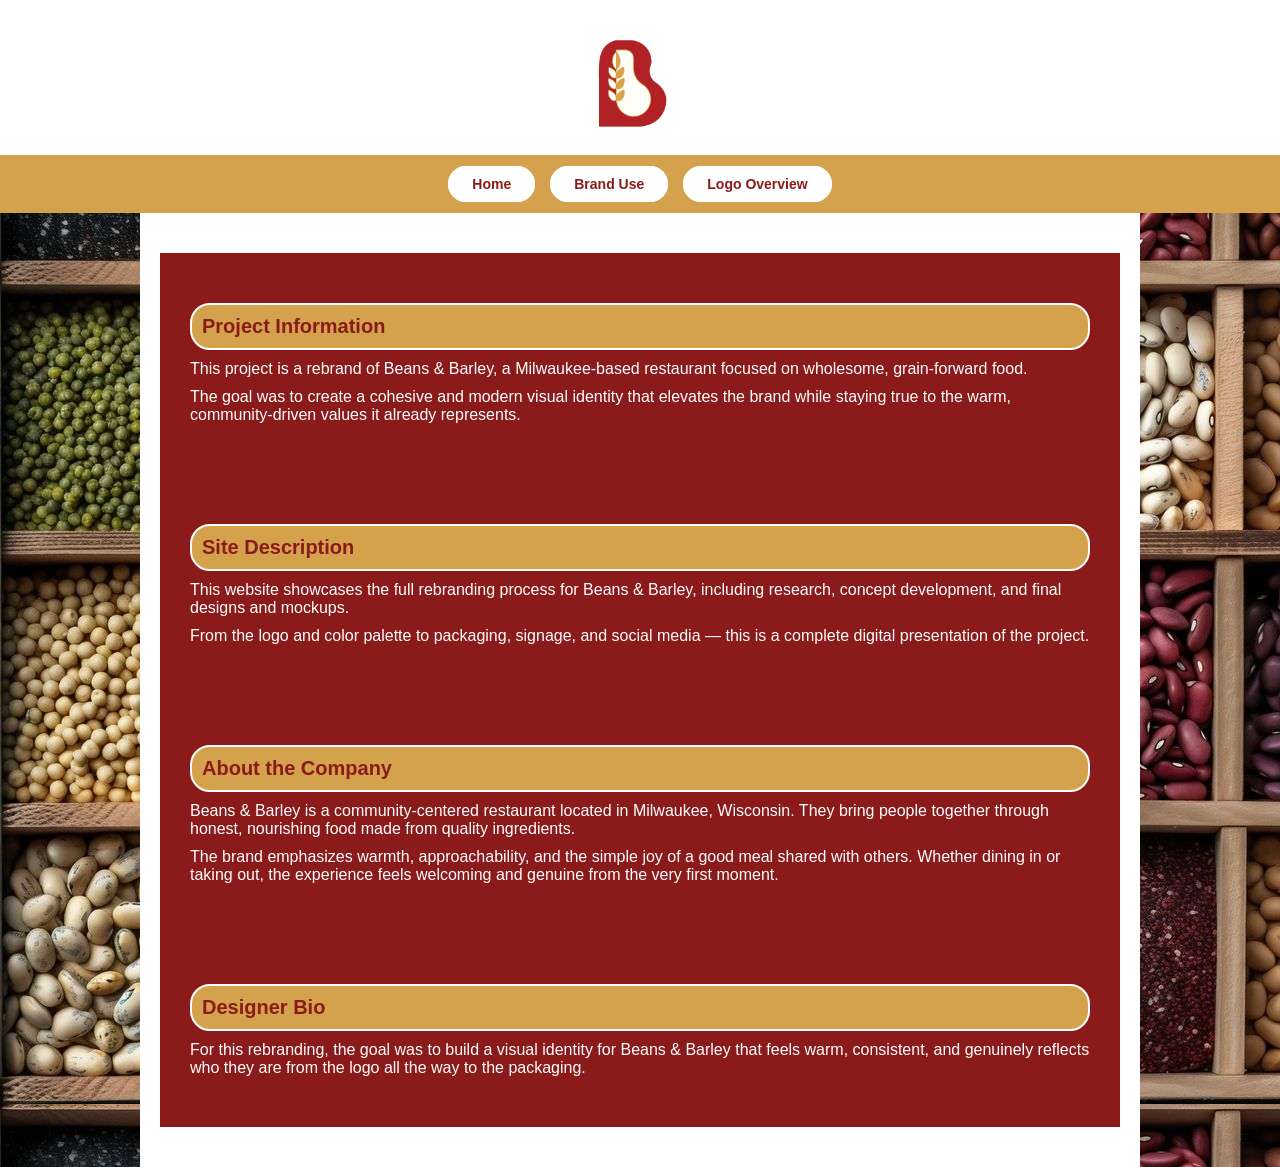
<file: about.html>
<!DOCTYPE html>
<html lang="en">
<head>
  <meta charset="utf-8">
  <meta name="viewport" content="width=device-width, initial-scale=1.0">
  <link rel="stylesheet" href="about.css">
  <title>About</title>
</head>

<body class="logo-bg">
  <header class="site-header">
    <div class="brand-logo">
      <a href="index.html">
        <img src="assets/B&B mockup 1.png" alt="Beans & Barley Logo" class="logo">
      </a>
    </div>

    <nav class="main-nav">
      <ul class="nav-list">
        <li><a href="index.html" class="nav-link">Home</a></li>
        <li><a href="branduse.html" class="nav-link">Brand Use</a></li>
        <li><a href="logooverview.html" class="nav-link">Logo Overview</a></li> 
      </ul>
    </nav>
  </header>

  <main class="wrapper-logoo">
    <div class="content-flex">
      <section class="api">
         <h1>Project Information</h1>
          <p>This project is a rebrand of Beans & Barley, a Milwaukee-based restaurant focused on wholesome, grain-forward food.</p>
          <p>The goal was to create a cohesive and modern visual identity that elevates the brand while staying true to the warm, community-driven values it already represents.</p>
      </section>
    </div>
    <div class="site-about">
      <section class="asd">
          <h1>Site Description</h1>
          <p>This website showcases the full rebranding process for Beans & Barley, including research, concept development, and final designs and mockups.</p>
          <p>From the logo and color palette to packaging, signage, and social media — this is a complete digital presentation of the project.</p>
        </section>
    </div>
    <div>
      <section class="company-section">
      <h1>About the Company</h1>
      <p>Beans & Barley is a community-centered restaurant located in Milwaukee, Wisconsin. They bring people together through honest, nourishing food made from quality ingredients.</p>
      <p>The brand emphasizes warmth, approachability, and the simple joy of a good meal shared with others. Whether dining in or taking out, the experience feels welcoming and genuine from the very first moment.</p>
    </section>
    </div>
    <div>
      <section class="company-section">
      <h1>Designer Bio</h1>
      <p>For this rebranding, the goal was to build a visual identity for Beans & Barley that feels warm, consistent, and genuinely reflects who they are from the logo all the way to the packaging.</p>
    </section>
    </div>

  </main>
</body>
</html>
</file>
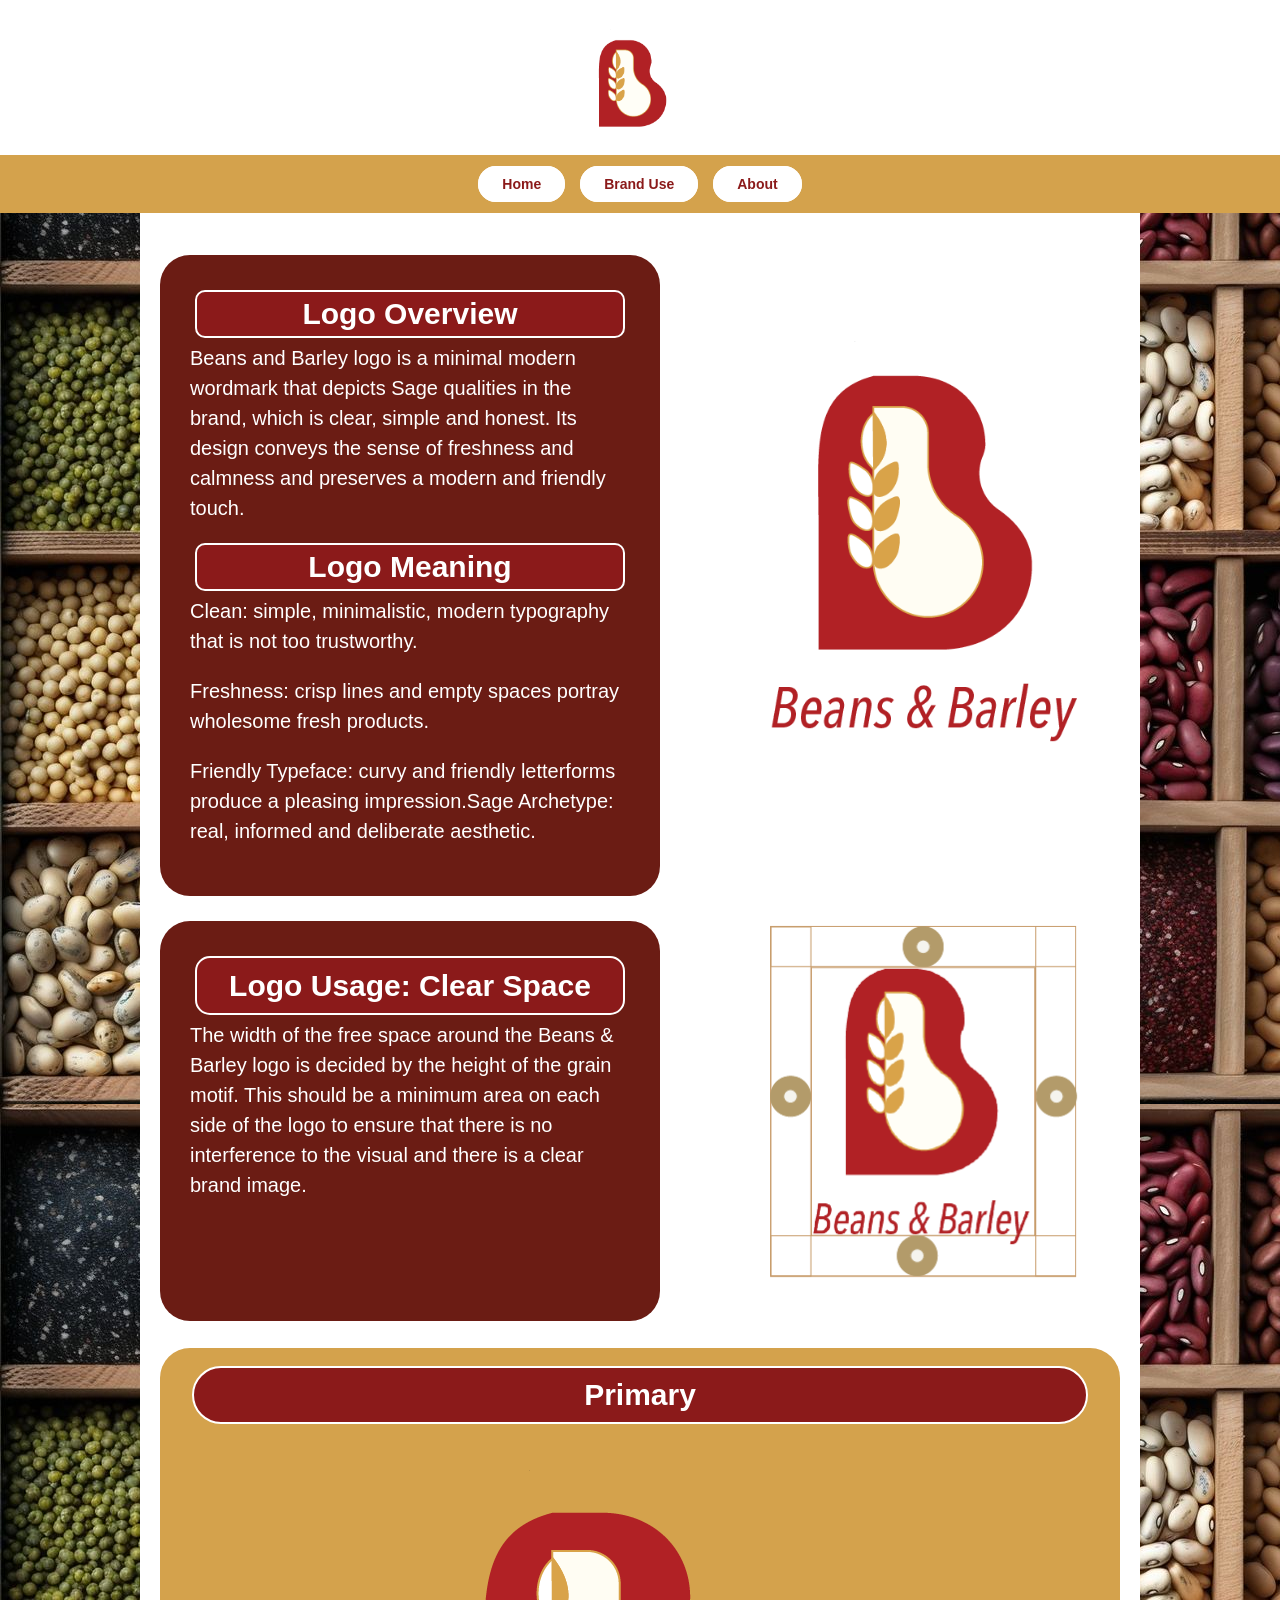
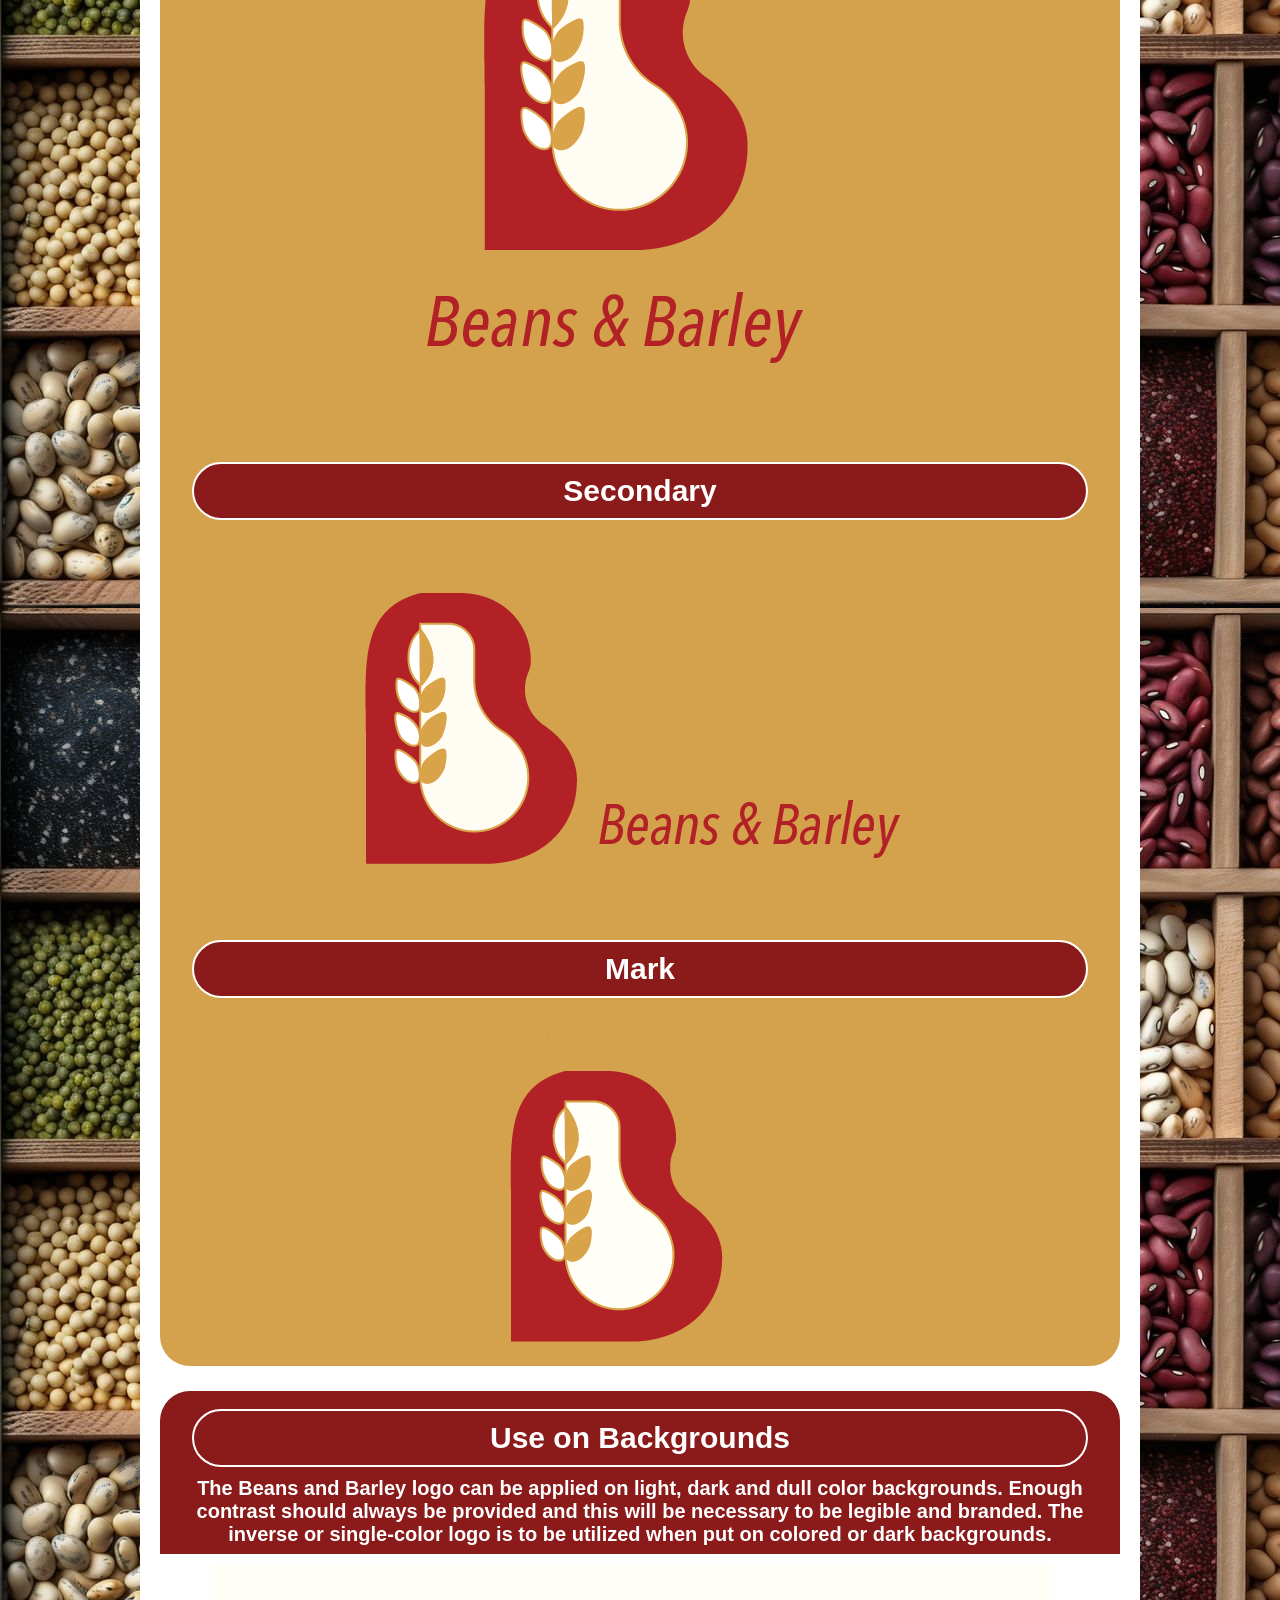
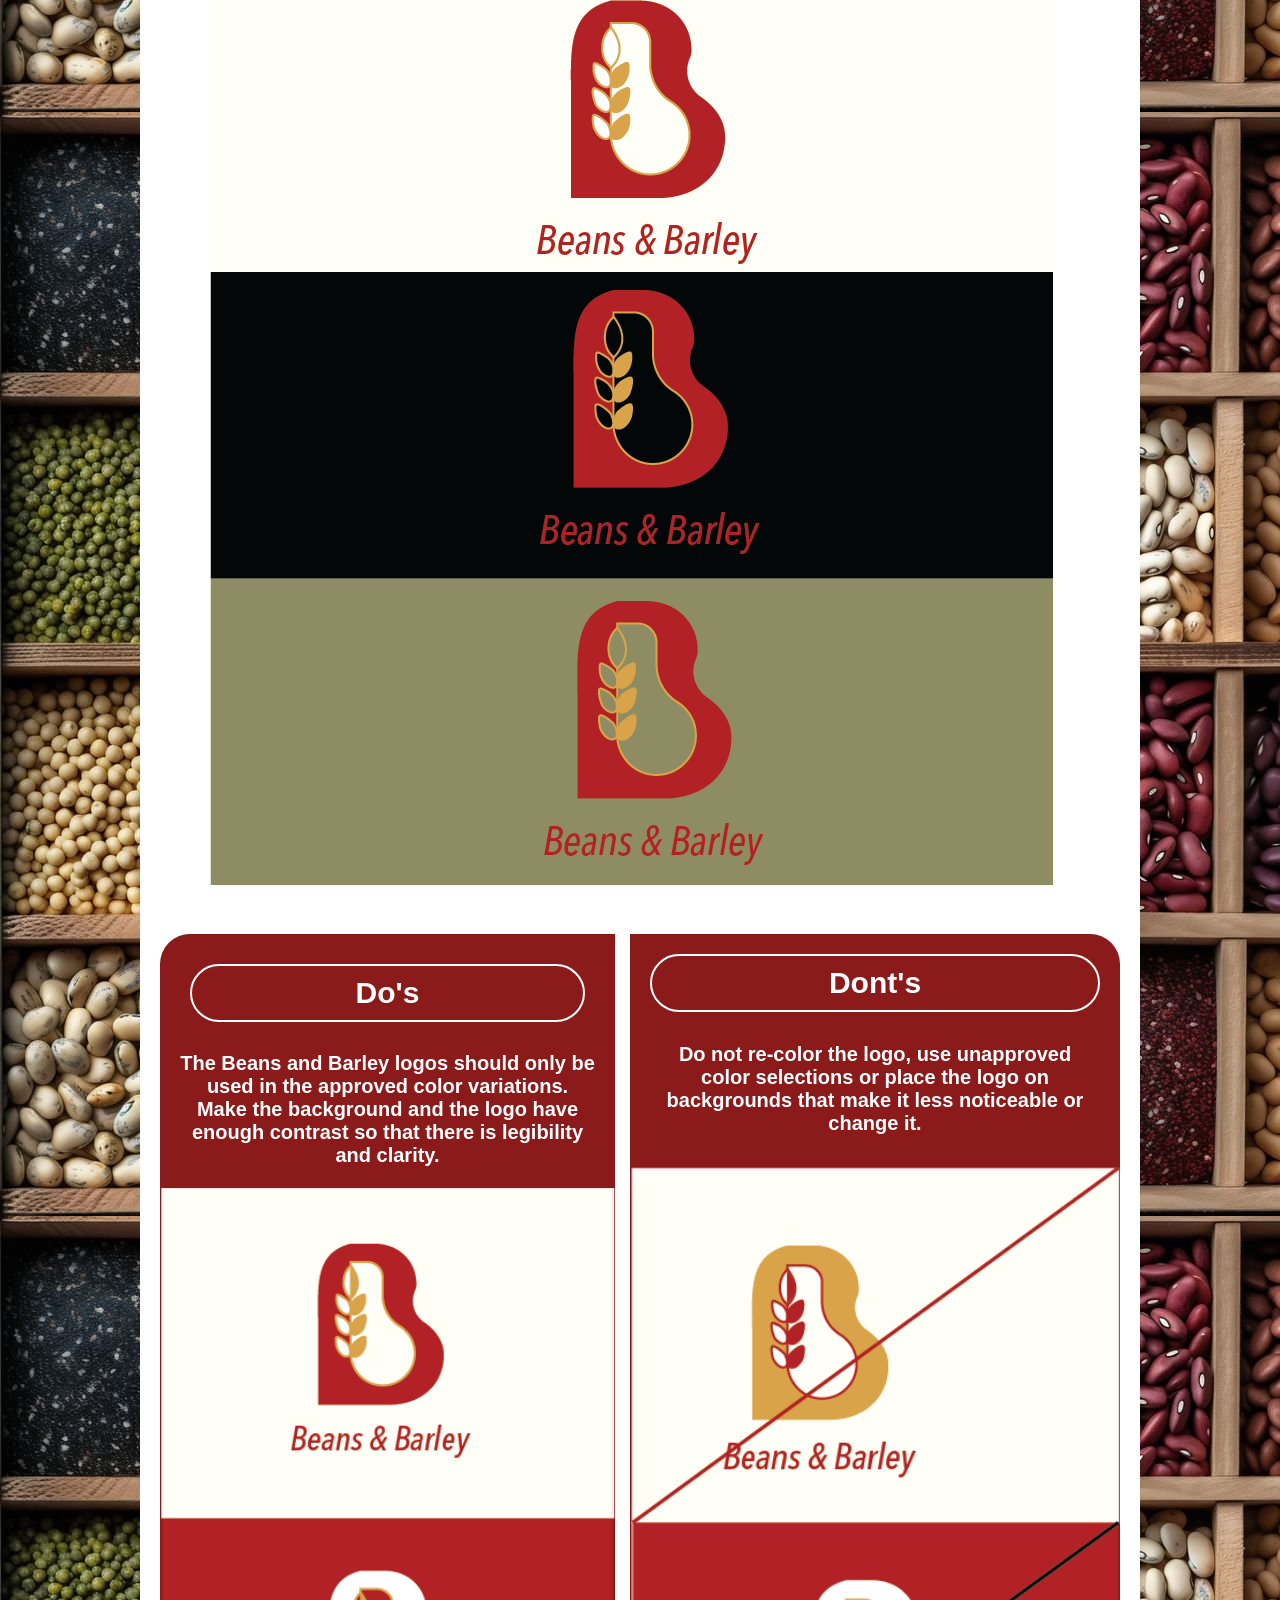
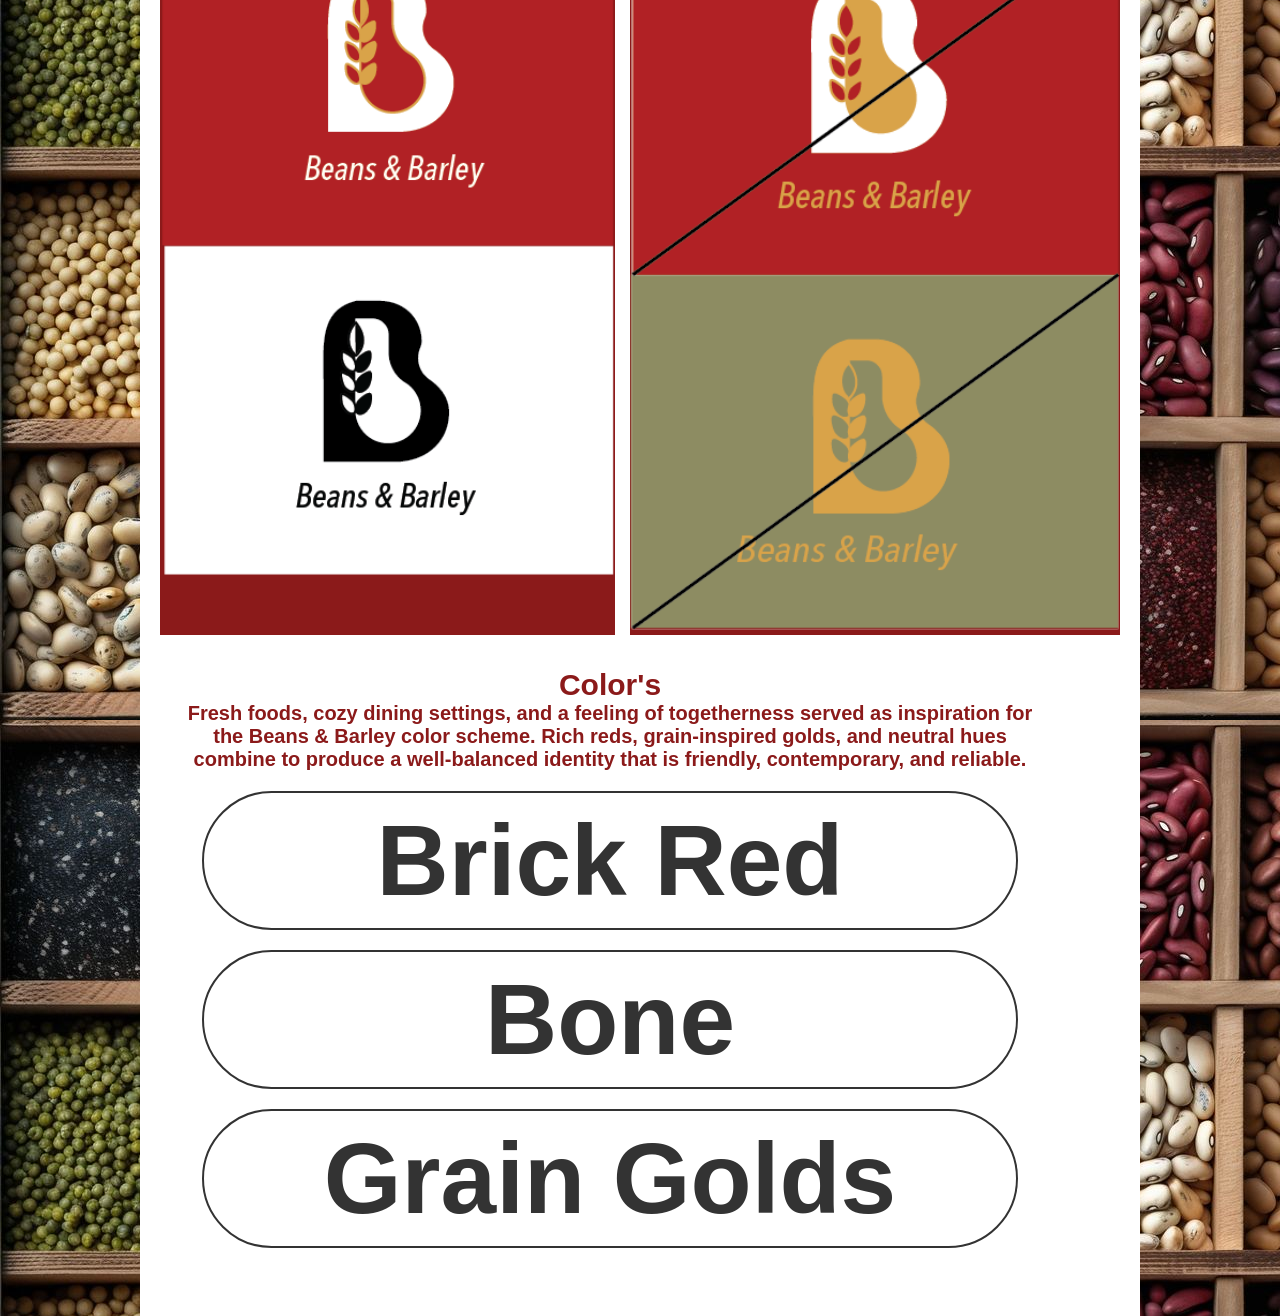
<file: logooverview.html>
<!DOCTYPE html>
<html lang="en">
<head>
  <meta charset="utf-8">
  <meta name="viewport" content="width=device-width, initial-scale=1.0">
  <link rel="stylesheet" href="logooverview.css">
  <title>Logo Overview</title>
</head>

<body class="logo-bg">
  <header class="site-header">
    <div class="brand-logo">
      <a href="index.html">
        <img src="assets/B&B mockup 1.png" alt="Beans & Barley Logo" class="logo">
      </a>
    </div>

    <nav class="main-nav">
      <ul class="nav-list">
        <li><a href="index.html" class="nav-link">Home</a></li>
        <li><a href="branduse.html" class="nav-link">Brand Use</a></li>
        <li><a href="about.html" class="nav-link">About</a></li>
      </ul>
    </nav>
  </header>

  <main class="wrapper-logoo">
    <div class="content-flex">
      <div class="left-p">
        <section class="logo-1">
        <h1>Logo Overview</h1>
        <p>Beans and Barley logo is a minimal modern wordmark that depicts Sage qualities in the brand, which is clear, simple and honest. Its design conveys the sense of freshness and calmness and preserves a modern and friendly touch.</p>
        <h1>Logo Meaning</h1>
        <p>Clean: simple, minimalistic, modern typography that is not too trustworthy.</p> 
        <p>Freshness: crisp lines and empty spaces portray wholesome fresh products.</p> 
        <p>Friendly Typeface: curvy and friendly letterforms produce a pleasing impression.Sage Archetype: real, informed and deliberate aesthetic.</p>
        </section>

        <section class="logo-2">
        <h1>Logo Usage: Clear Space</h1>
        <p>The width of the free space around the Beans & Barley logo is decided by the height of the grain motif. This should be a minimum area on each side of the logo to ensure that there is no interference to the visual and there is a clear brand image.</p>
        </section>
      </div>
      
      <div class="right-side">
        <img src="assets/Beans_and_Barley_Primary_FC.png" alt="brandlogo">
        <img src="assets/Asset 1.png" alt="clearspace" class="clearspace">
      </div>
    </div>
    <section class="variant">
            <h1>Primary</h1>
            <img src="assets/Beans_and_Barley_Primary_FC.png" alt="Primary">
            <h1>Secondary</h1>
            <img src="assets/Beans_and_Barley_Secondary.png" alt="">
            <h1>Mark</h1>
            <img src="assets/B&B mockup 1.png" alt="">
        </section>
    <section class="variant-bg">
        <h1>Use on Backgrounds</h1>
        <p>The Beans and Barley logo can be applied on light, dark and dull color backgrounds. Enough contrast should always be provided and this will be necessary to be legible and branded. The inverse or single-color logo is to be utilized when put on colored or dark backgrounds.</p>
    </section>
    <img src="assets/Asset 9.png" alt="BG" class="bgimg">
    <div class="do-and-dont">
    <section class="do">
        <h2>Do's</h2>
        <p>The Beans and Barley logos should only be used in the approved color variations. Make the background and the logo have enough contrast so that there is legibility and clarity.</p>
        <img src="assets/Asset 13.png" alt="">
    </section>
    <article class="dont">
        <h2>Dont's</h2>
        <p>Do not re-color the logo, use unapproved color selections or place the logo on backgrounds that make it less noticeable or change it.</p>
        <img src="assets/Asset 14.png" alt="">
    </article>
    </div>
    <section class="color">
        <h1>Color's</h1>
        <p>Fresh foods, cozy dining settings, and a feeling of togetherness served as inspiration for the Beans & Barley color scheme. Rich reds, grain-inspired golds, and neutral hues combine to produce a well-balanced identity that is friendly, contemporary, and reliable.</p>
        <h2>Brick Red</h2>
        <h2>Bone</h2>
        <h2>Grain Golds</h2>
    </section>
    
  </main>
</body>
</html>
</file>
<file: about.css>
* {
  margin: 0;
  padding: 0;
  box-sizing: border-box;
}

.logo-bg {
  background-image: url("assets/BG.jfif");
  background-repeat: repeat;
  font-family: 'Segoe UI', Arial, sans-serif;
  background-color: #f2f2f0;
  color: #333;
}

.site-header {
  background-color: #ffffff;
  text-align: center;
}

.brand-logo {
  padding: 20px;
}

.logo {
  width: 100px;
}

.main-nav {
  background-color: #D4A24c;
  padding: 20px 20px;
}

.nav-list {
  display: flex;
  justify-content: center;
  align-items: center;
  gap: 15px;
  list-style: none;
}

.nav-link {
  background-color: #ffffff;
  color: #8b1a1a;
  text-decoration: none;
  font-size: 14px;
  font-weight: 600;
  padding: 8px 22px;
  border-radius: 50px;
  border: 2px solid #ffffff;
  transition: 0.3s;
}

.nav-link:hover {
  background-color: #D4A24c;
  color: #ffffff;
}

.wrapper-logoo {
  max-width: 1000px;
  margin: auto;
  padding: 40px 20px;
  background-color: #ffffff;

}

.content-flex {
  display: flex;
  justify-content: space-between;
  align-items: center;
  gap: 40px;
}
.api {
     max-width: 1000px;
  margin: auto;
  padding: 40px 20px;
  background-color: #8b1a1a;
}
 
    

h1 {
     background-color: #D4A24c;
  color: #8b1a1a;
  text-decoration: none;
  font-size: 20px;
  font-weight: 600;
  padding: 8px 22px;
  border-radius: 20px;
  border: 2px solid #ffffff;
  transition: 0.3s;
  padding: 10px;
  margin: 10px;

 }
.asd {
    background-color: #8b1a1a;
    border-radius: 20px;
    
}

p {
color: #ffffff;
    background-color: #8b1a1a;
    margin: 10px;
}
 

 .site-about {
    max-width: 1000px;
  margin: auto;
  padding: 40px 20px;
  background-color: #8b1a1a;
 }

 .company-section {
    max-width: 1000px;
  margin: auto;
  padding: 40px 20px;
  background-color: #8b1a1a;
 }
</file>
<file: logooverview.css>
* {
  margin: 0;
  padding: 0;
  box-sizing: border-box;
}

.logo-bg {
  background-image: url("assets/BG.jfif");
  background-repeat: repeat;
  font-family: 'Segoe UI', Arial, sans-serif;
  background-color: #f2f2f0;
  color: #333;
}

.site-header {
  background-color: #ffffff;
  text-align: center;
}

.brand-logo {
  padding: 20px;
}

.logo {
  width: 100px;
}

.main-nav {
  background-color: #D4A24c;
  padding: 20px 20px;
}

.nav-list {
  display: flex;
  justify-content: center;
  align-items: center;
  gap: 15px;
  list-style: none;
}

.nav-link {
  background-color: #ffffff;
  color: #8b1a1a;
  text-decoration: none;
  font-size: 14px;
  font-weight: 600;
  padding: 8px 22px;
  border-radius: 50px;
  border: 2px solid #ffffff;
  transition: 0.3s;
}

.nav-link:hover {
  background-color: #D4A24c;
  color: #ffffff;
}

.wrapper-logoo {
  max-width: 1000px;
  margin: auto;
  padding: 40px 20px;
  background-color: #ffffff;

}

.content-flex {
  display: flex;
  justify-content: space-between;
  align-items: center;
  gap: 40px;
}

.logo-1 h1 {
   font-size: 30px;
    padding: 5px;
    margin: 5px;
    border-radius: 10px;
  border: 2px solid #ffffff;
  background-color: #8b1a1a;
  text-align: center
}

.logo-1 p {
  margin-bottom: 20px;
  font-size: 20px;
  line-height: 1.5;
}
.logo-1 {
    background-color: #6b1c14;
    color: white;
    padding: 30px;
    border-radius: 30px;
}
.right-side {
  display: flex;
  flex-direction: column;
  gap: 35px;          
  align-items: center;
  margin-top: 20px;
}

.right-side img {
   max-width: 350px;
  width: 499x;
  display: block;  
  margin-top: 39px;
  
}
.logo-1 {
    width: 500px;
}

.logo-2 {
    padding: 30px;
    color: #ffffff;
    background-color: #6b1c14;
    width: 500px;
    margin-top: 25px;
    line-height: 1.5;
    font-size: 20px;
    height: 400px;
    border-radius: 30px;
}
.logo-2 h1 {
     font-size: 30px;
    padding: 5px;
    margin: 5px;
    border-radius: 15px;
  border: 2px solid #ffffff;
  background-color: #8b1a1a;
  text-align: center;
}

.variant {
  background-color: #D4A24c;  
  color: #ffffff;
  text-decoration: none;
  font-size: 14px;
  font-weight: 600;
  padding: 8px 22px;
  margin: 25px 0 0 0;
  text-align: center;
  max-width: 1000px;
  align-items: center;
  border-radius: 30px;      
}

.variant h1 {
    font-size: 30px;
    padding: 10px;
    margin: 10px;
    border-radius: 80px;
  border: 2px solid #ffffff;
  background-color: #8b1a1a;
}
.variant-bg  {
background-color: #8b1a1a;  
  color: #ffffff;
  text-decoration: none;
  font-size: 20px;
  font-weight: 600;
  padding: 8px 22px;
  margin: 25px 0 0 0;
  text-align: center;
  max-width: 1000px;
  align-items: center;
  border-radius: 30px 30px 0 0;  
}
.variant-bg h1 {
padding: 10px;
    margin: 10px;
    border-radius: 80px;
  border: 2px solid #ffffff;
  background-color: #8b1a1a;
  font-size: 30px;
}
.bgimg {
    align-items: center;
    margin-left: 50px;
}

.clear-space {
    max-width: 350px;
    padding: 30px;
    display: flex;
}
.do-and-dont {
    display: flex;
  gap: 15px;
  list-style-type: circle;
  margin-top: 15px;
}
.do h2 {
    padding: 10px;
    margin: 30px;
    border-radius: 80px;
  border: 2px solid #ffffff;
  background-color: #8b1a1a;
  font-size: 30px;
}
.do img {
   width: 100%;
}
.do p {
    margin: 20px;
}
.do {  
    width: 100%;
    align-items: flex-start;
    flex-grow: 1;
    background-color: #8b1a1a;
    color: #ffffff;
  text-decoration: none;
  font-size: 20px;
  font-weight: 600;
  text-align: center;
  max-width: 490px;
  align-items: center;
  border-radius: 30px 0 0 0;
}
.dont h2 {
    padding: 10px;
    margin: 20px;
    border-radius: 80px;
  border: 2px solid #ffffff;
  background-color: #8b1a1a;
  font-size: 30px;
}
.dont {
  background-color:#8b1a1a;
    flex-grow: 1; 
    background-color: #8b1a1a;  
  color: #ffffff;
  text-decoration: none;
  font-size: 20px;
  font-weight: 600;
  text-align: center;
  max-width: 490px;
  align-items: center;
  border-radius: 0 30px 0 0;  
}
.dont p {
    margin: 31px;
}
.dont img {
    width: 100%;
}

.color {  
  color:#8b1a1a;
  text-decoration: none;
  font-size: 20px;
  font-weight: 600;
  padding: 8px 22px;
  margin: 25px 0 0 0;
  text-align: center;
  max-width: 900px;
  align-items: center;
  border-radius: 30px 30px 0 0;  
}
.color h2 {
    font-size: 100px;
    color: #333;
    padding: 10px;
    margin: 20px;
    border-radius: 80px;
  background-color: #ffffff;
  border: 2px solid #333
}

.color h2:hover {
    background-color: #8b1a1a;
    color: #ffffff;
}
</file>
